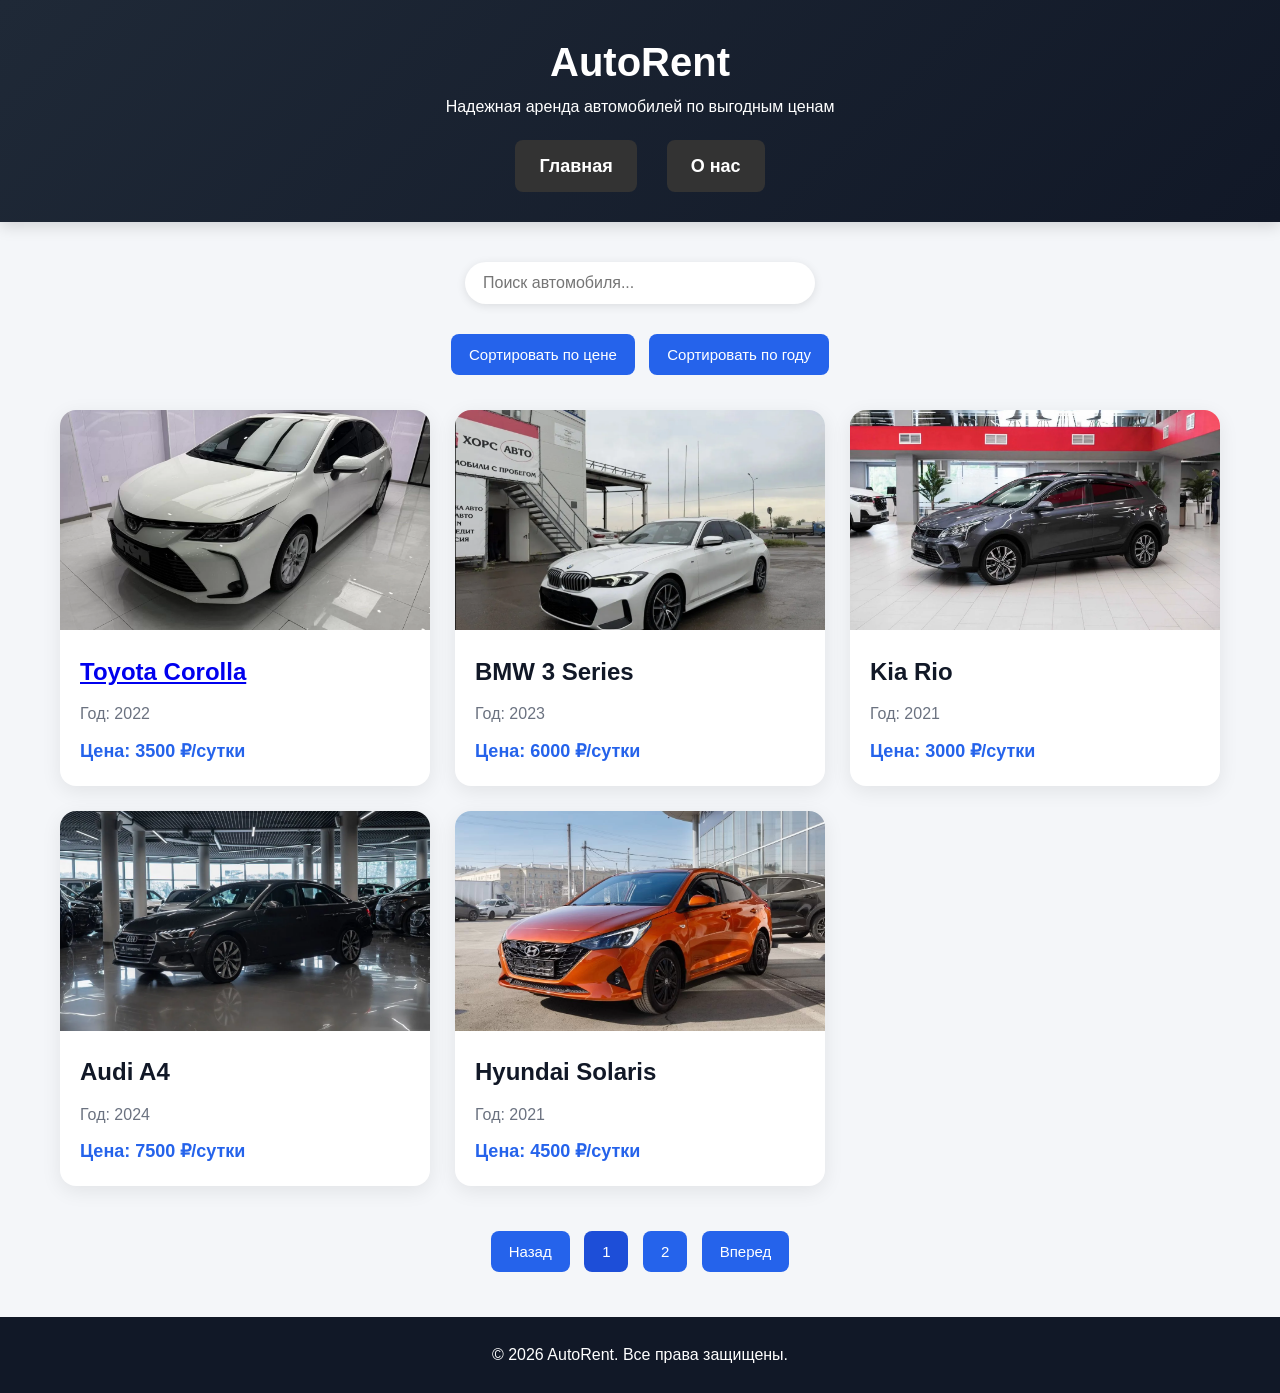
<file: index.html>
<!DOCTYPE html>
<html lang="ru">
<head>
    <meta charset="UTF-8">
    <meta name="viewport" content="width=device-width, initial-scale=1.0">
    <title>Аренда автомобилей</title>
    <link rel="stylesheet" href="css/style.css">
</head>
<body>

<header>
    <h1>AutoRent</h1>
    <p>Надежная аренда автомобилей по выгодным ценам</p>
    <nav>
        <a href="index.html">Главная</a>
        <a href="about.html">О нас</a>
    </nav>
</header>

<main>


    <section class="search-section">
        <input
            type="text"
            id="search"
            placeholder="Поиск автомобиля..."
        >
    </section>


    <section class="sort-section">
        <button data-sort="price">
            Сортировать по цене
        </button>

        <button data-sort="year">
            Сортировать по году
        </button>
    </section>


    <section class="cars-list">

        <article
            class="car-card"
            data-price="3500"
            data-year="2022"
        >
            <img src="images/toyota1.png" alt="Toyota Corolla">

            <h2>
                <a href="car-details.html">
                    Toyota Corolla
                </a>
            </h2>

            <p>Год: 2022</p>
            <p>Цена: 3500 ₽/сутки</p>
        </article>

        <article
            class="car-card"
            data-price="6000"
            data-year="2023"
        >
            <img src="images/bmw.png" alt="BMW 3 Series">

            <h2>BMW 3 Series</h2>

            <p>Год: 2023</p>
            <p>Цена: 6000 ₽/сутки</p>
        </article>

        <article
            class="car-card"
            data-price="3000"
            data-year="2021"
        >
            <img src="images/kia.png" alt="Kia Rio">

            <h2>Kia Rio</h2>

            <p>Год: 2021</p>
            <p>Цена: 3000 ₽/сутки</p>
        </article>

        <article
            class="car-card"
            data-price="7500"
            data-year="2024"
        >
            <img src="images/audi.png" alt="Audi A4">

            <h2>Audi A4</h2>

            <p>Год: 2024</p>
            <p>Цена: 7500 ₽/сутки</p>
        </article>

        <article
            class="car-card"
            data-price="4500"
            data-year="2021"
        >
            <img src="images/hyundai.png" alt="Hyundai Solaris">

            <h2>Hyundai Solaris</h2>

            <p>Год: 2021</p>
            <p>Цена: 4500 ₽/сутки</p>
        </article>

        <article
            class="car-card"
            data-price="5000"
            data-year="2022"
        >
            <img src="images/skoda.png" alt="Skoda Octavia">

            <h2>Skoda Octavia</h2>

            <p>Год: 2022</p>
            <p>Цена: 5000 ₽/сутки</p>
        </article>

        <article
            class="car-card"
            data-price="5500"
            data-year="2019"
        >
            <img src="images/mazda.png" alt="Mazda 6">

            <h2>Mazda 6</h2>

            <p>Год: 2019</p>
            <p>Цена: 5500 ₽/сутки</p>
        </article>

        <article
            class="car-card"
            data-price="7000"
            data-year="2024"
        >
            <img src="images/mercedes.png" alt="Mercedes C-Class">

            <h2>Mercedes C-Class</h2>

            <p>Год: 2024</p>
            <p>Цена: 7000 ₽/сутки</p>
        </article>

        <article
            class="car-card"
            data-price="6500"
            data-year="2023"
        >
            <img src="images/volkswagen.png" alt="Volkswagen Passat">

            <h2>Volkswagen Passat</h2>

            <p>Год: 2023</p>
            <p>Цена: 6500 ₽/сутки</p>
        </article>

        <article
            class="car-card"
            data-price="8000"
            data-year="2025"
        >
            <img src="images/lexus.png" alt="Lexus ES">

            <h2>Lexus ES</h2>

            <p>Год: 2025</p>
            <p>Цена: 8000 ₽/сутки</p>
        </article>

    </section>


    <section class="pagination">

        <button data-page="prev">
            Назад
        </button>

        <button data-page="1">
            1
        </button>

        <button data-page="2">
            2
        </button>

        <button data-page="next">
            Вперед
        </button>

    </section>

</main>

<footer>
    <p>© 2026 AutoRent. Все права защищены.</p>
</footer>

<script src="js/script.js"></script>

</body>
</html>
</file>
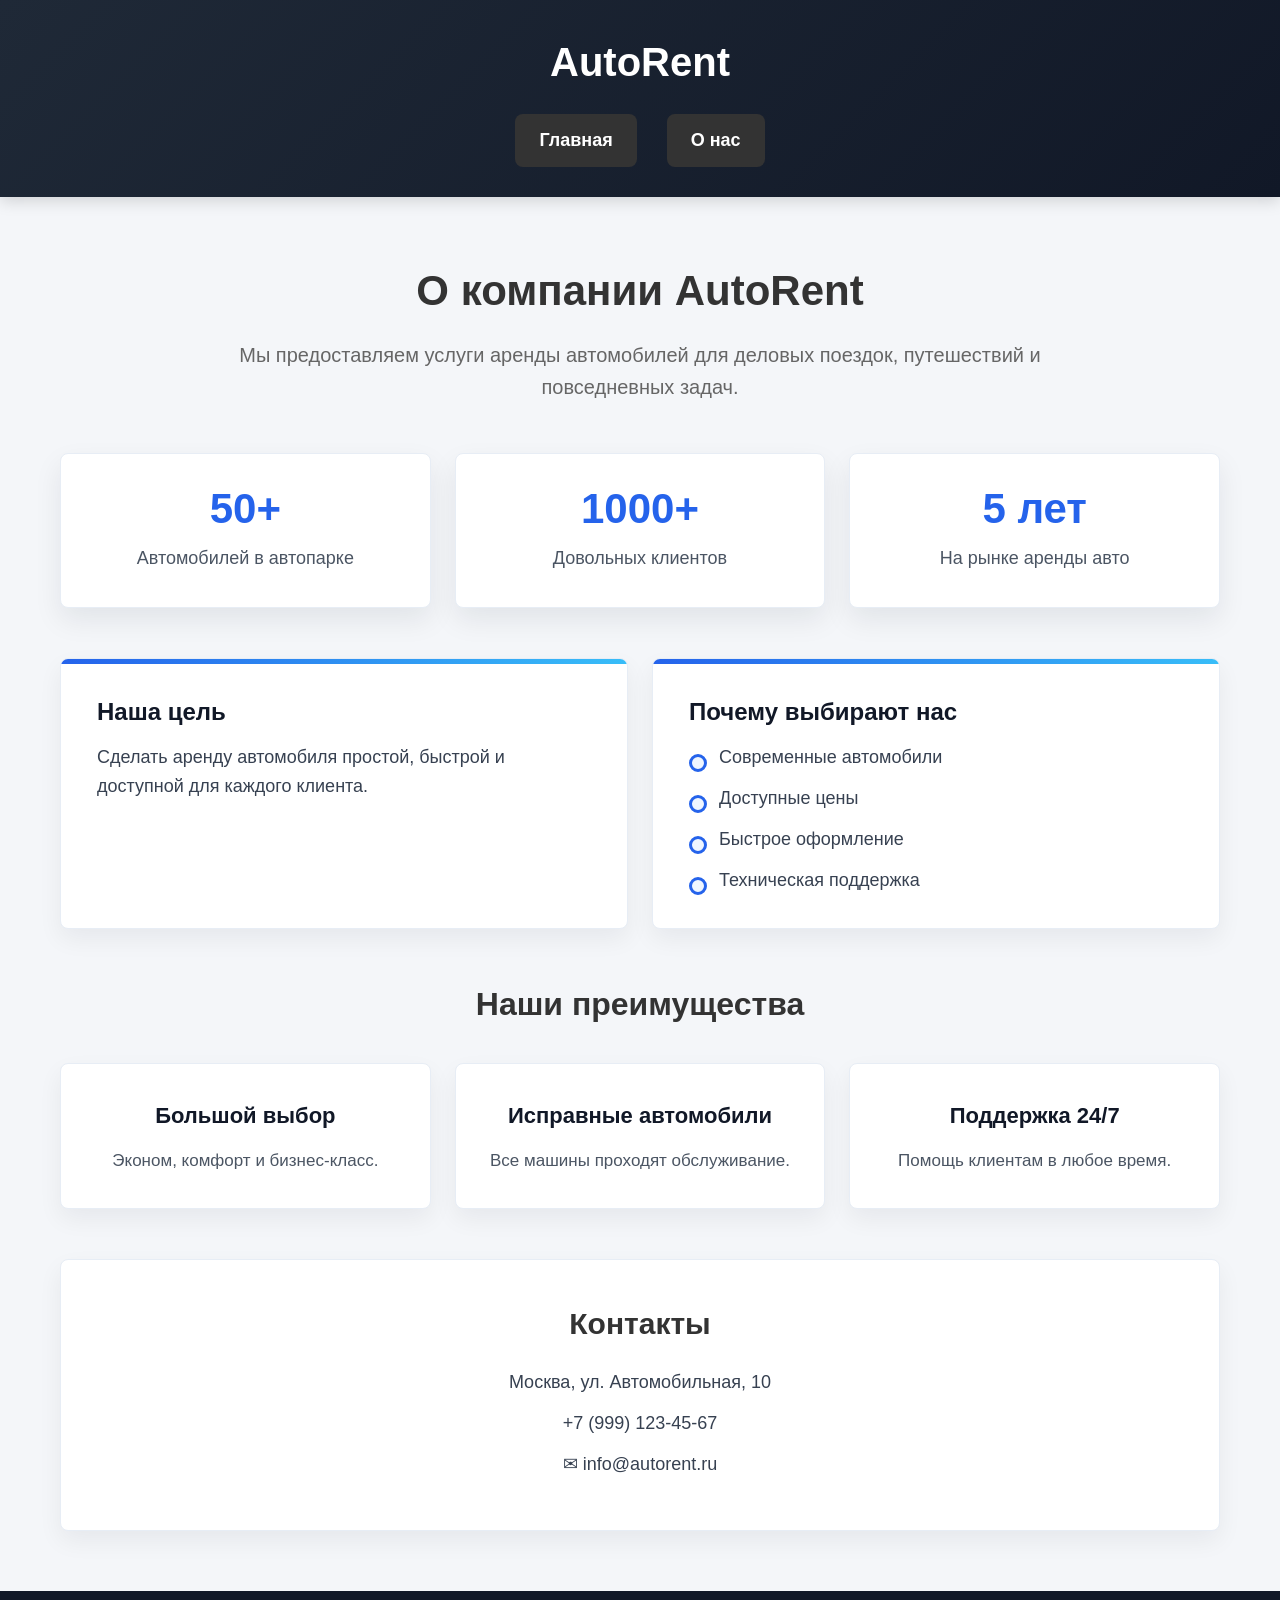
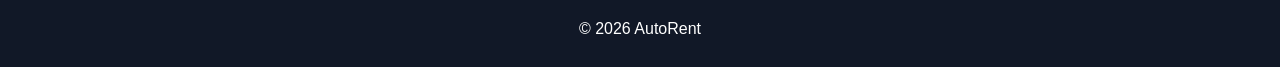
<file: about.html>
<!DOCTYPE html>
<html lang="ru">
<head>
    <meta charset="UTF-8">
    <meta name="viewport" content="width=device-width, initial-scale=1.0">
    <title>О компании AutoRent</title>
    <link rel="stylesheet" href="css/style.css">
</head>
<body>

<header>
    <h1>AutoRent</h1>

    <nav>
        <a href="index.html">Главная</a>
        <a href="about.html">О нас</a>
    </nav>
</header>

<main class="about-page">

    <section class="hero-about">
        <h2>О компании AutoRent</h2>

        <p>
            Мы предоставляем услуги аренды автомобилей
            для деловых поездок, путешествий и повседневных задач.
        </p>
    </section>

    <section class="stats">

        <div class="stat-card">
            <h3>50+</h3>
            <p>Автомобилей в автопарке</p>
        </div>

        <div class="stat-card">
            <h3>1000+</h3>
            <p>Довольных клиентов</p>
        </div>

        <div class="stat-card">
            <h3>5 лет</h3>
            <p>На рынке аренды авто</p>
        </div>

    </section>

    <section class="about-info">

        <div class="info-block">
            <h3>Наша цель</h3>

            <p>
                Сделать аренду автомобиля простой,
                быстрой и доступной для каждого клиента.
            </p>
        </div>

        <div class="info-block">
            <h3>Почему выбирают нас</h3>

            <ul>
                <li>Современные автомобили</li>
                <li>Доступные цены</li>
                <li>Быстрое оформление</li>
                <li>Техническая поддержка</li>
            </ul>
        </div>

    </section>

    <section class="team-section">

        <h2>Наши преимущества</h2>

        <div class="advantages">

            <div class="advantage">
                <h3>Большой выбор</h3>
                <p>
                    Эконом, комфорт и бизнес-класс.
                </p>
            </div>

            <div class="advantage">
                <h3>Исправные автомобили</h3>
                <p>
                    Все машины проходят обслуживание.
                </p>
            </div>

            <div class="advantage">
                <h3>Поддержка 24/7</h3>
                <p>
                    Помощь клиентам в любое время.
                </p>
            </div>

        </div>

    </section>

    <section class="contacts-about">

        <h2>Контакты</h2>

        <p>Москва, ул. Автомобильная, 10</p>
        <p>+7 (999) 123-45-67</p>
        <p>✉ info@autorent.ru</p>

    </section>

</main>

<footer>
    <p>© 2026 AutoRent</p>
</footer>

</body>
</html>
</file>
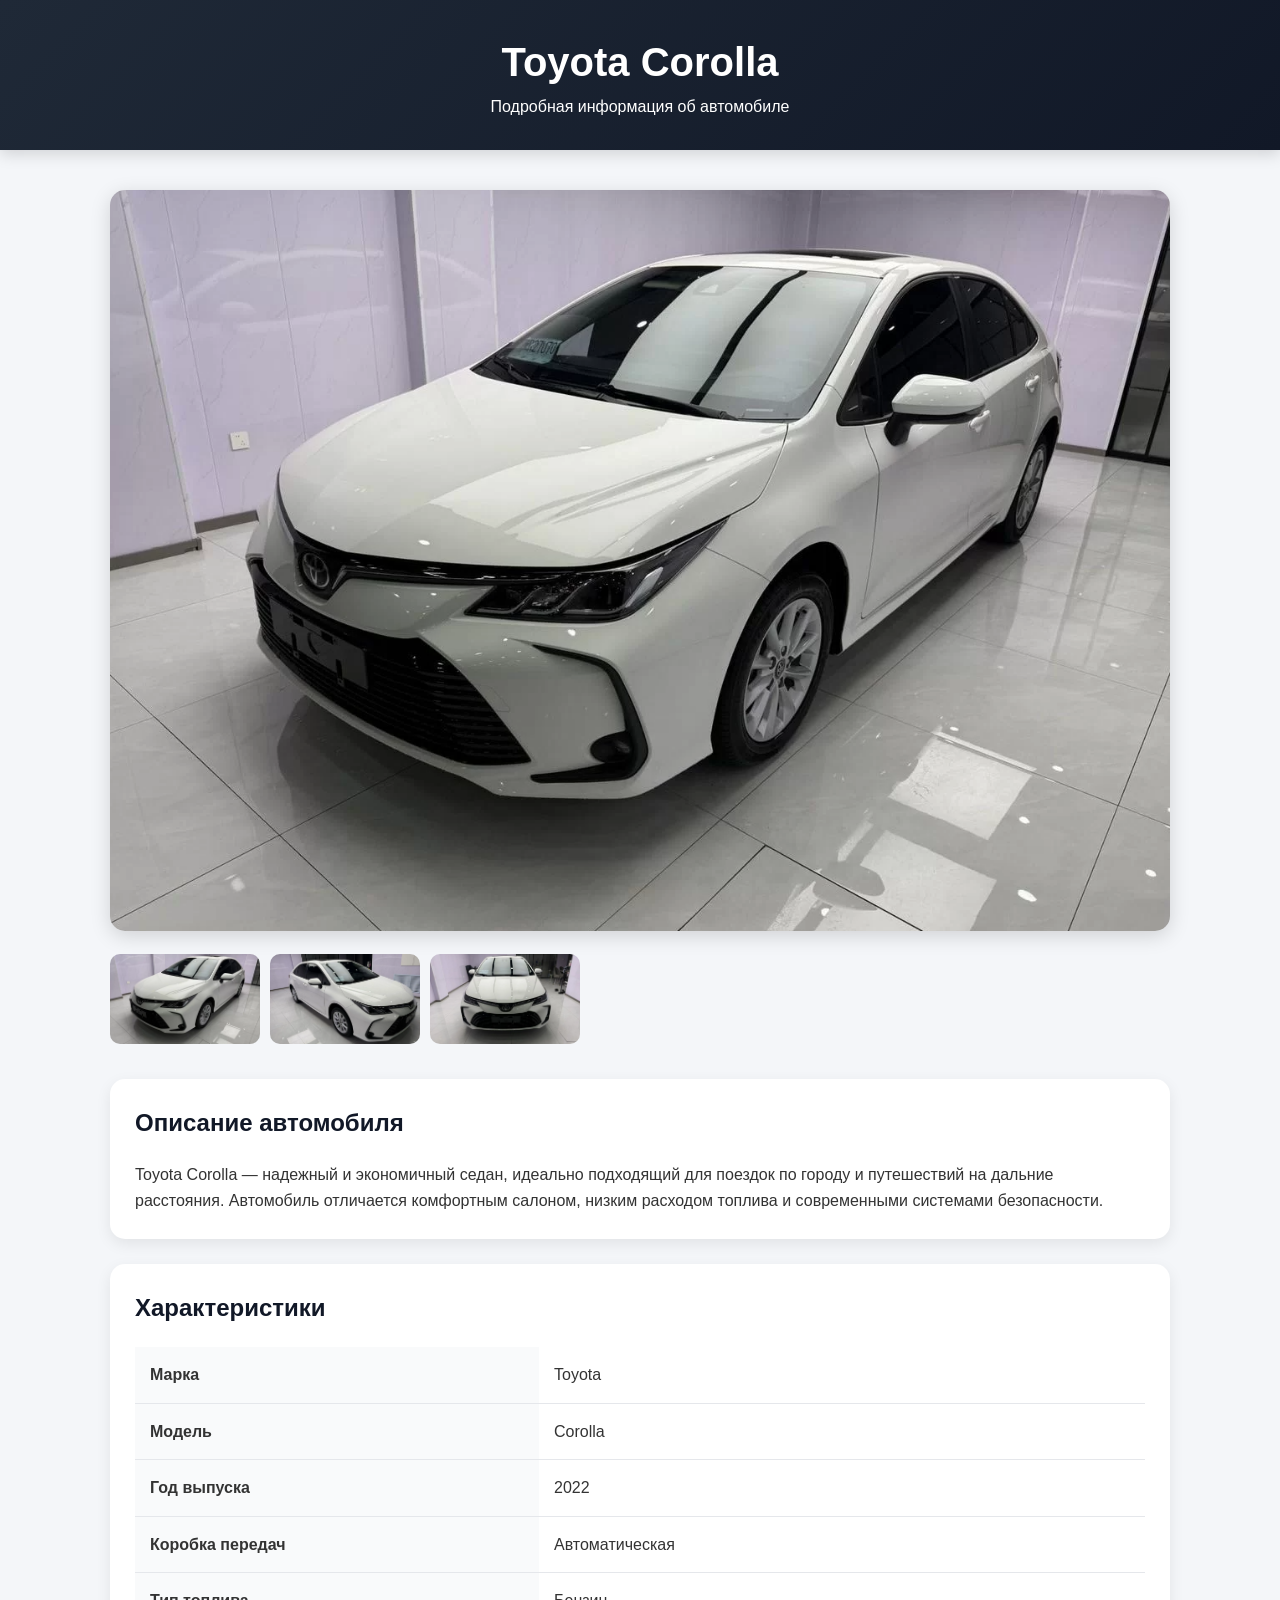
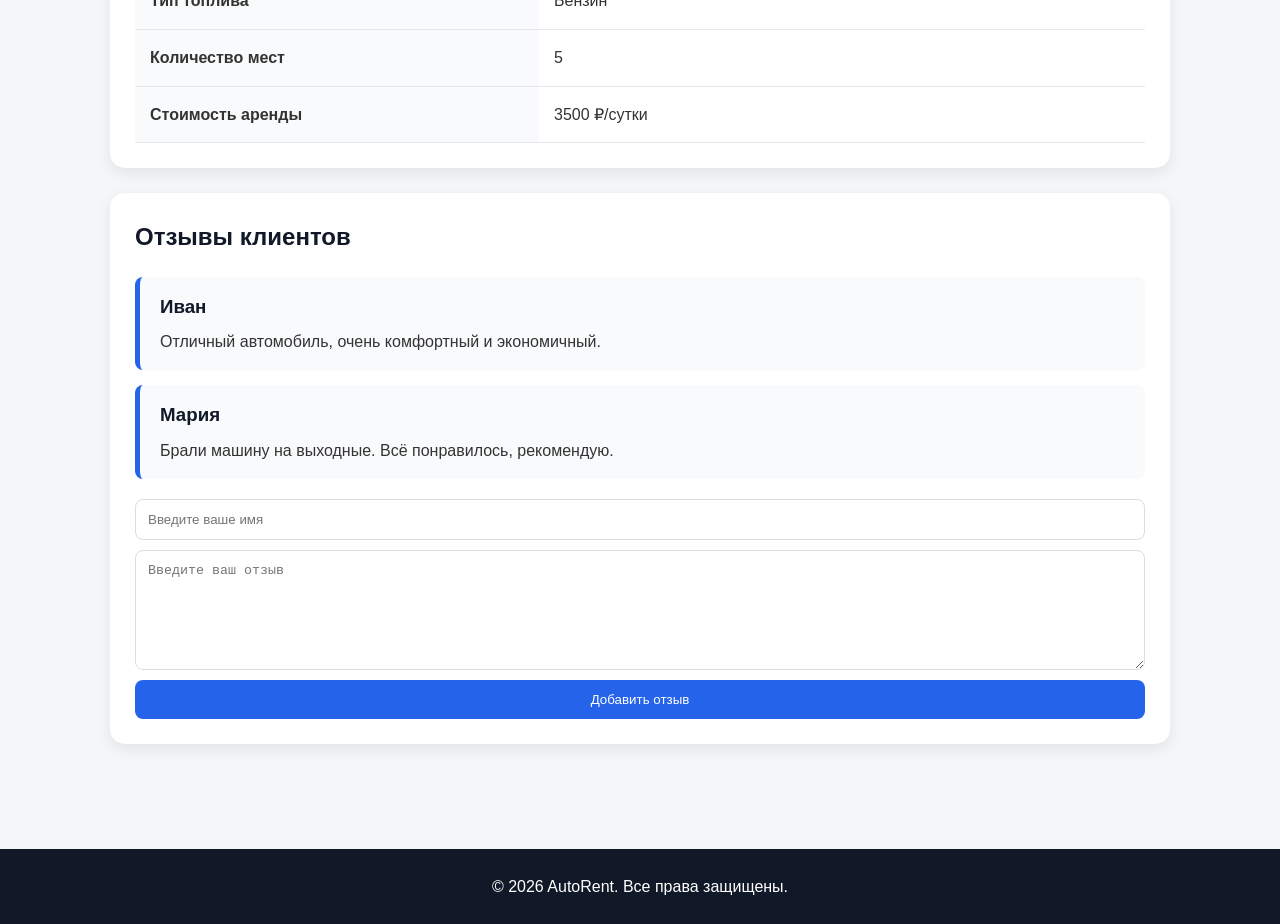
<file: car-details.html>
<!DOCTYPE html>
<html lang="ru">
<head>
    <meta charset="UTF-8">
    <meta name="viewport" content="width=device-width, initial-scale=1.0">
    <title>Toyota Corolla - Детали автомобиля</title>
    <link rel="stylesheet" href="css/style.css">
</head>
<body>

<header>
    <h1>Toyota Corolla</h1>
    <p>Подробная информация об автомобиле</p>
</header>

<main class="details-page">


    <section class="gallery">

        <div class="main-image">
            <img
                id="mainCarImage"
                src="images/toyota1.png"
                alt="Toyota Corolla"
            >
        </div>

        <div class="thumbnails">

            <img
                src="images/toyota1.png"
                alt="Фото 1"
            >

            <img
                src="images/toyota2.png"
                alt="Фото 2"
            >

            <img
                src="images/toyota3.png"
                alt="Фото 3"
            >

        </div>

    </section>


    <section class="description">

        <h2>Описание автомобиля</h2>

        <p>
            Toyota Corolla — надежный и экономичный седан,
            идеально подходящий для поездок по городу и
            путешествий на дальние расстояния. Автомобиль
            отличается комфортным салоном, низким расходом
            топлива и современными системами безопасности.
        </p>

    </section>


    <section class="specifications">

        <h2>Характеристики</h2>

        <table>

            <tr>
                <td>Марка</td>
                <td>Toyota</td>
            </tr>

            <tr>
                <td>Модель</td>
                <td>Corolla</td>
            </tr>

            <tr>
                <td>Год выпуска</td>
                <td>2022</td>
            </tr>

            <tr>
                <td>Коробка передач</td>
                <td>Автоматическая</td>
            </tr>

            <tr>
                <td>Тип топлива</td>
                <td>Бензин</td>
            </tr>

            <tr>
                <td>Количество мест</td>
                <td>5</td>
            </tr>

            <tr>
                <td>Стоимость аренды</td>
                <td>3500 ₽/сутки</td>
            </tr>

        </table>

    </section>


    <section class="reviews">

        <h2>Отзывы клиентов</h2>

        <div id="reviewsContainer">

            <div class="review">
                <h3>Иван</h3>
                <p>
                    Отличный автомобиль, очень комфортный
                    и экономичный.
                </p>
            </div>

            <div class="review">
                <h3>Мария</h3>
                <p>
                    Брали машину на выходные. Всё понравилось,
                    рекомендую.
                </p>
            </div>

        </div>

        <!-- Форма добавления отзывов -->

        <div class="review-form">

            <input
                type="text"
                id="userName"
                placeholder="Введите ваше имя"
            >

            <textarea
                id="userReview"
                placeholder="Введите ваш отзыв"
            ></textarea>

            <button id="addReviewBtn">
                Добавить отзыв
            </button>

        </div>

    </section>

</main>

<footer>
    <p>© 2026 AutoRent. Все права защищены.</p>
</footer>

<script src="js/details.js"></script>

</body>
</html>
</file>
<file: css/style.css>
* {
    margin: 0;
    padding: 0;
    box-sizing: border-box;
}

body {
    font-family: "Segoe UI", Arial, sans-serif;
    background: #f4f6f9;
    color: #333;
    line-height: 1.6;
}


header {
    background: linear-gradient(135deg, #1f2937, #111827);
    color: white;
    text-align: center;
    padding: 30px 20px;
    margin-bottom: 40px;
    box-shadow: 0 4px 15px rgba(0,0,0,0.15);
}

header h1 {
    font-size: 2.5rem;
    font-weight: 700;
}


.search-section {
    text-align: center;
    margin-bottom: 25px;
}

#search {
    width: 350px;
    max-width: 90%;
    padding: 12px 18px;
    border: none;
    border-radius: 50px;
    background: white;
    box-shadow: 0 2px 10px rgba(0,0,0,.1);
    font-size: 16px;
}


.sort-section {
    text-align: center;
    margin-bottom: 30px;
}

.sort-section button,
.pagination button {
    padding: 12px 18px;
    border: none;
    border-radius: 8px;
    background: #2563eb;
    color: white;
    cursor: pointer;
    margin: 5px;
    font-size: 15px;
    transition: .3s;
}

.sort-section button:hover,
.pagination button:hover {
    background: #1d4ed8;
    transform: translateY(-2px);
}


.cars-list {
    max-width: 1200px;
    margin: auto;
    display: grid;
    grid-template-columns: repeat(auto-fit, minmax(280px, 1fr));
    gap: 25px;
    padding: 0 20px;
}

.car-link {
    text-decoration: none;
    color: inherit;
}

.car-card {
    background: white;
    border-radius: 16px;
    overflow: hidden;
    box-shadow: 0 5px 20px rgba(0,0,0,.08);
    transition: .35s;
}

.car-card:hover {
    transform: translateY(-8px);
    box-shadow: 0 10px 25px rgba(0,0,0,.15);
}

.car-card img {
    width: 100%;
    height: 220px;
    object-fit: cover;
}

.car-card h2 {
    padding: 15px 20px 10px;
    color: #111827;
}

.car-card p {
    padding: 0 20px 10px;
    color: #6b7280;
}

.car-card p:last-child {
    padding-bottom: 20px;
    font-weight: 600;
    color: #2563eb;
    font-size: 18px;
}


.pagination {
    text-align: center;
    margin: 40px 0;
}


.details-page {
    max-width: 1100px;
    margin: auto;
    padding: 0 20px 40px;
}

.gallery {
    margin-bottom: 35px;
}

.main-image img {
    width: 100%;
    border-radius: 15px;
    box-shadow: 0 5px 20px rgba(0,0,0,.15);
}

.thumbnails {
    display: flex;
    gap: 10px;
    margin-top: 15px;
    flex-wrap: wrap;
}

.thumbnails img {
    width: 150px;
    height: 90px;
    object-fit: cover;
    border-radius: 10px;
    cursor: pointer;
    transition: .3s;
}

.thumbnails img:hover {
    transform: scale(1.05);
}

.description,
.specifications,
.reviews {
    background: white;
    padding: 25px;
    border-radius: 15px;
    margin-bottom: 25px;
    box-shadow: 0 5px 15px rgba(0,0,0,.08);
}

.description h2,
.specifications h2,
.reviews h2 {
    margin-bottom: 20px;
    color: #111827;
}

.specifications table {
    width: 100%;
    border-collapse: collapse;
}

.specifications td {
    padding: 15px;
    border-bottom: 1px solid #e5e7eb;
}

.specifications td:first-child {
    font-weight: 600;
    width: 40%;
    background: #f9fafb;
}

.review {
    background: #f8fafc;
    border-left: 5px solid #2563eb;
    padding: 15px 20px;
    margin-bottom: 15px;
    border-radius: 8px;
}

.review h3 {
    margin-bottom: 8px;
    color: #111827;
}


footer {
    text-align: center;
    padding: 25px;
    background: #111827;
    color: white;
    margin-top: 40px;
}
.review-form {
    display: flex;
    flex-direction: column;
    gap: 10px;
    margin-top: 20px;
}

.review-form input,
.review-form textarea {
    padding: 12px;
    border: 1px solid #ddd;
    border-radius: 8px;
}

.review-form textarea {
    min-height: 120px;
    resize: vertical;
}

.review-form button {
    padding: 12px;
    border: none;
    border-radius: 8px;
    background: #2563eb;
    color: white;
    cursor: pointer;
}

.review-form button:hover {
    background: #1d4ed8;
}

.about-page {
    max-width: 1200px;
    margin: 40px auto;
    padding: 20px;
}

.hero-about {
    text-align: center;
    margin-bottom: 50px;
}

.hero-about h2 {
    font-size: 42px;
    margin-bottom: 15px;
}

.hero-about p {
    font-size: 20px;
    color: #666;
    max-width: 920px;
    margin: 0 auto;
}

.stats {
    display: grid;
    grid-template-columns: repeat(3, minmax(0, 1fr));
    gap: 24px;
    margin-bottom: 50px;
}

.stat-card {
    text-align: center;
    background: #fff;
    padding: 34px 28px;
    border: 1px solid #e7edf5;
    border-radius: 8px;
    box-shadow: 0 12px 28px rgba(17, 24, 39, 0.08);
}

.stat-card h3 {
    font-size: 42px;
    line-height: 1;
    margin-bottom: 14px;
    color: #2563eb;
}

.stat-card p {
    color: #4b5563;
    font-size: 18px;
}

.about-info {
    display: grid;
    grid-template-columns: repeat(2, minmax(0, 1fr));
    gap: 24px;
    margin-bottom: 50px;
}

.info-block {
    position: relative;
    background: #fff;
    padding: 34px 36px;
    border: 1px solid #e7edf5;
    border-radius: 8px;
    box-shadow: 0 10px 24px rgba(17, 24, 39, 0.06);
    overflow: hidden;
}

.info-block::before {
    content: "";
    position: absolute;
    top: 0;
    left: 0;
    width: 100%;
    height: 5px;
    background: linear-gradient(90deg, #2563eb, #38bdf8);
}

.info-block h3 {
    margin-bottom: 12px;
    color: #111827;
    font-size: 24px;
}

.info-block p,
.info-block li {
    color: #374151;
    font-size: 18px;
}

.info-block ul {
    list-style: none;
    display: grid;
    gap: 12px;
}

.info-block li {
    position: relative;
    padding-left: 30px;
}

.info-block li::before {
    content: "";
    position: absolute;
    top: 11px;
    left: 0;
    width: 12px;
    height: 12px;
    border: 3px solid #2563eb;
    border-radius: 50%;
    background: #eff6ff;
}

.team-section {
    margin-bottom: 50px;
}

.team-section h2 {
    text-align: center;
    margin-bottom: 32px;
    font-size: 32px;
}

.advantages {
    display: grid;
    grid-template-columns: repeat(3, minmax(0, 1fr));
    gap: 24px;
}

.advantage {
    background: #fff;
    padding: 34px 28px;
    border: 1px solid #e7edf5;
    border-radius: 8px;
    text-align: center;
    box-shadow: 0 10px 24px rgba(17, 24, 39, 0.06);
    transition: transform .25s, box-shadow .25s;
}

.advantage:hover {
    transform: translateY(-4px);
    box-shadow: 0 16px 32px rgba(17, 24, 39, 0.1);
}

.advantage h3 {
    margin-bottom: 14px;
    color: #111827;
    font-size: 22px;
}

.advantage p {
    color: #4b5563;
    font-size: 17px;
}

.contacts-about {
    background: #fff;
    padding: 40px;
    border: 1px solid #e7edf5;
    border-radius: 8px;
    text-align: center;
    box-shadow: 0 10px 24px rgba(17, 24, 39, 0.06);
}

.contacts-about h2 {
    margin-bottom: 20px;
    font-size: 30px;
}

.contacts-about p {
    margin: 12px 0;
    color: #374151;
    font-size: 18px;
}

@media (max-width: 900px) {
    .stats,
    .advantages {
        grid-template-columns: 1fr;
    }

    .about-info {
        grid-template-columns: 1fr;
    }
}

@media (max-width: 600px) {
    .hero-about h2 {
        font-size: 32px;
    }

    .stat-card,
    .info-block,
    .advantage,
    .contacts-about {
        padding: 26px 22px;
    }

    .team-section h2 {
        font-size: 28px;
    }
}
nav a {
    text-decoration: none;
    color: white;
    background: #333;
    padding: 12px 24px;
    border-radius: 8px;
    font-size: 18px;
    font-weight: bold;
}

nav a:hover {
    background: #555;
}
nav {
    display: flex;
    justify-content: center;
    gap: 30px;
    margin-top: 20px;
}
</file>
